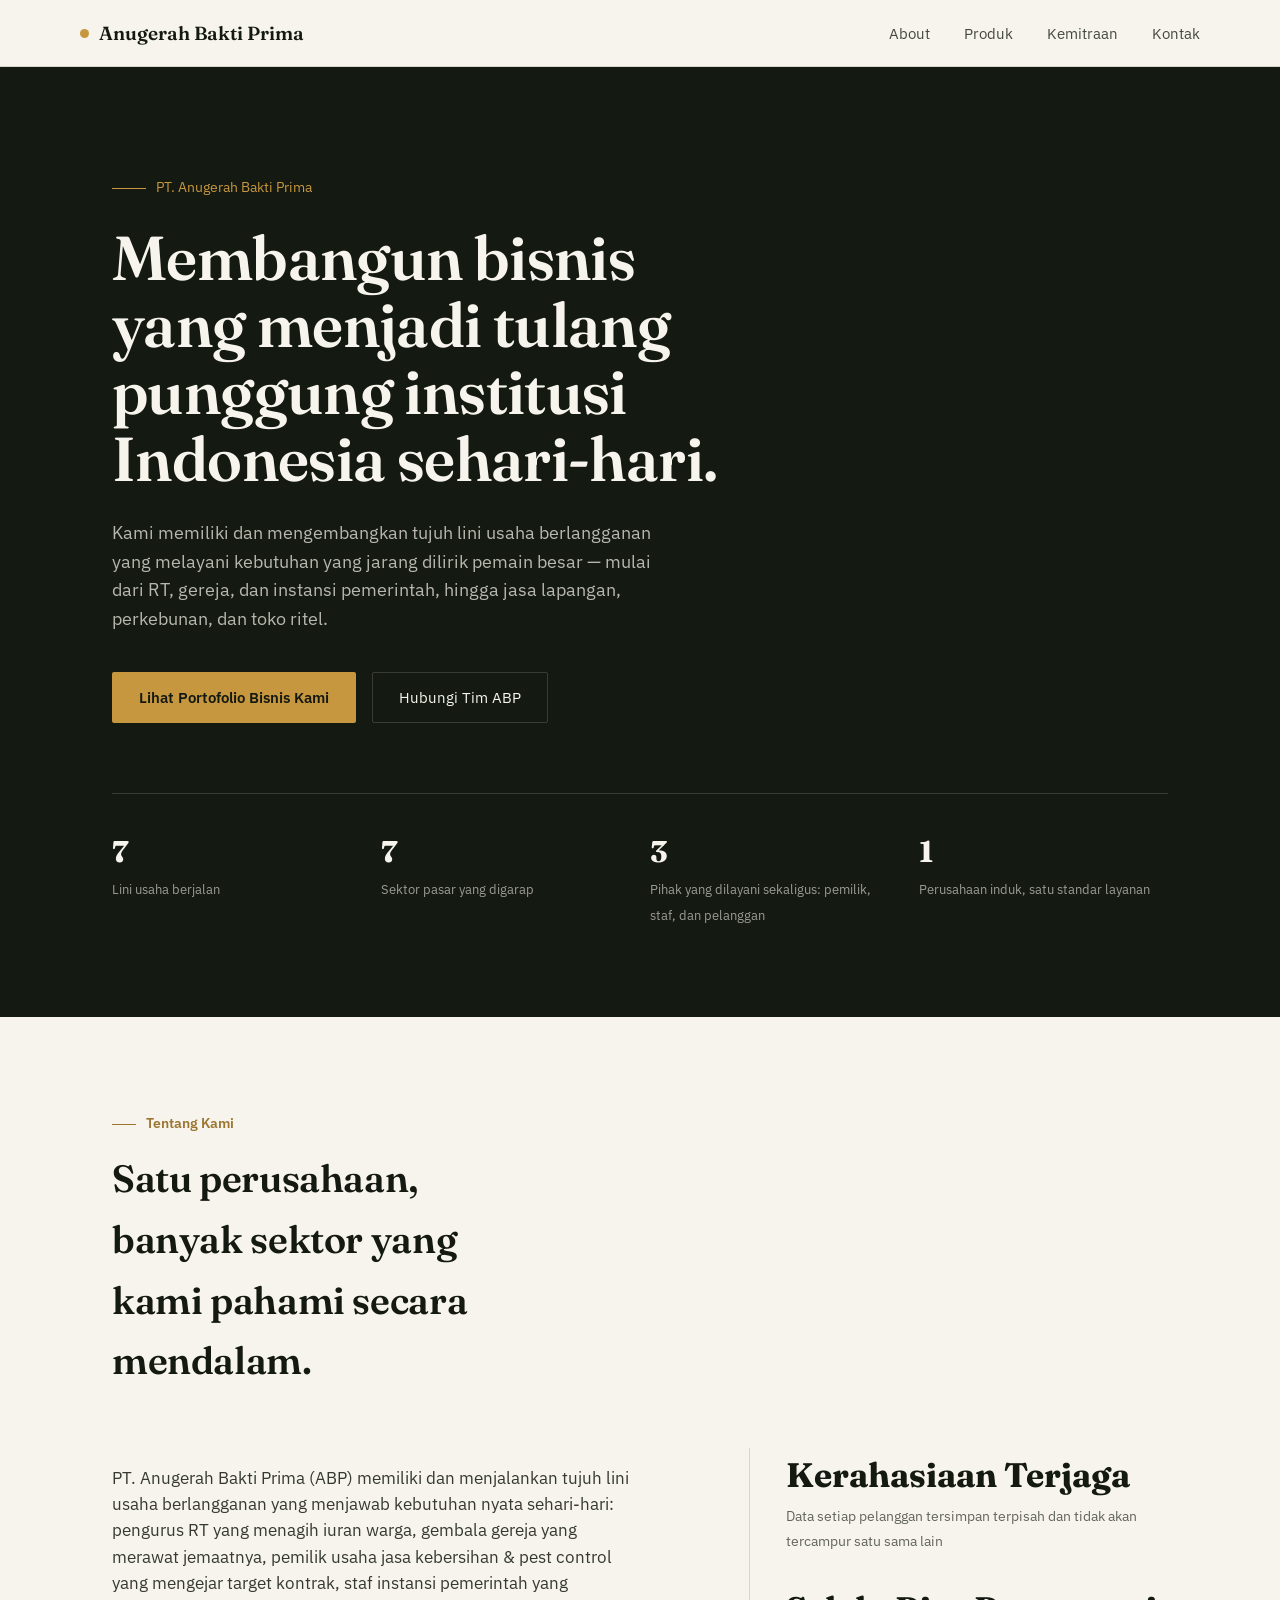
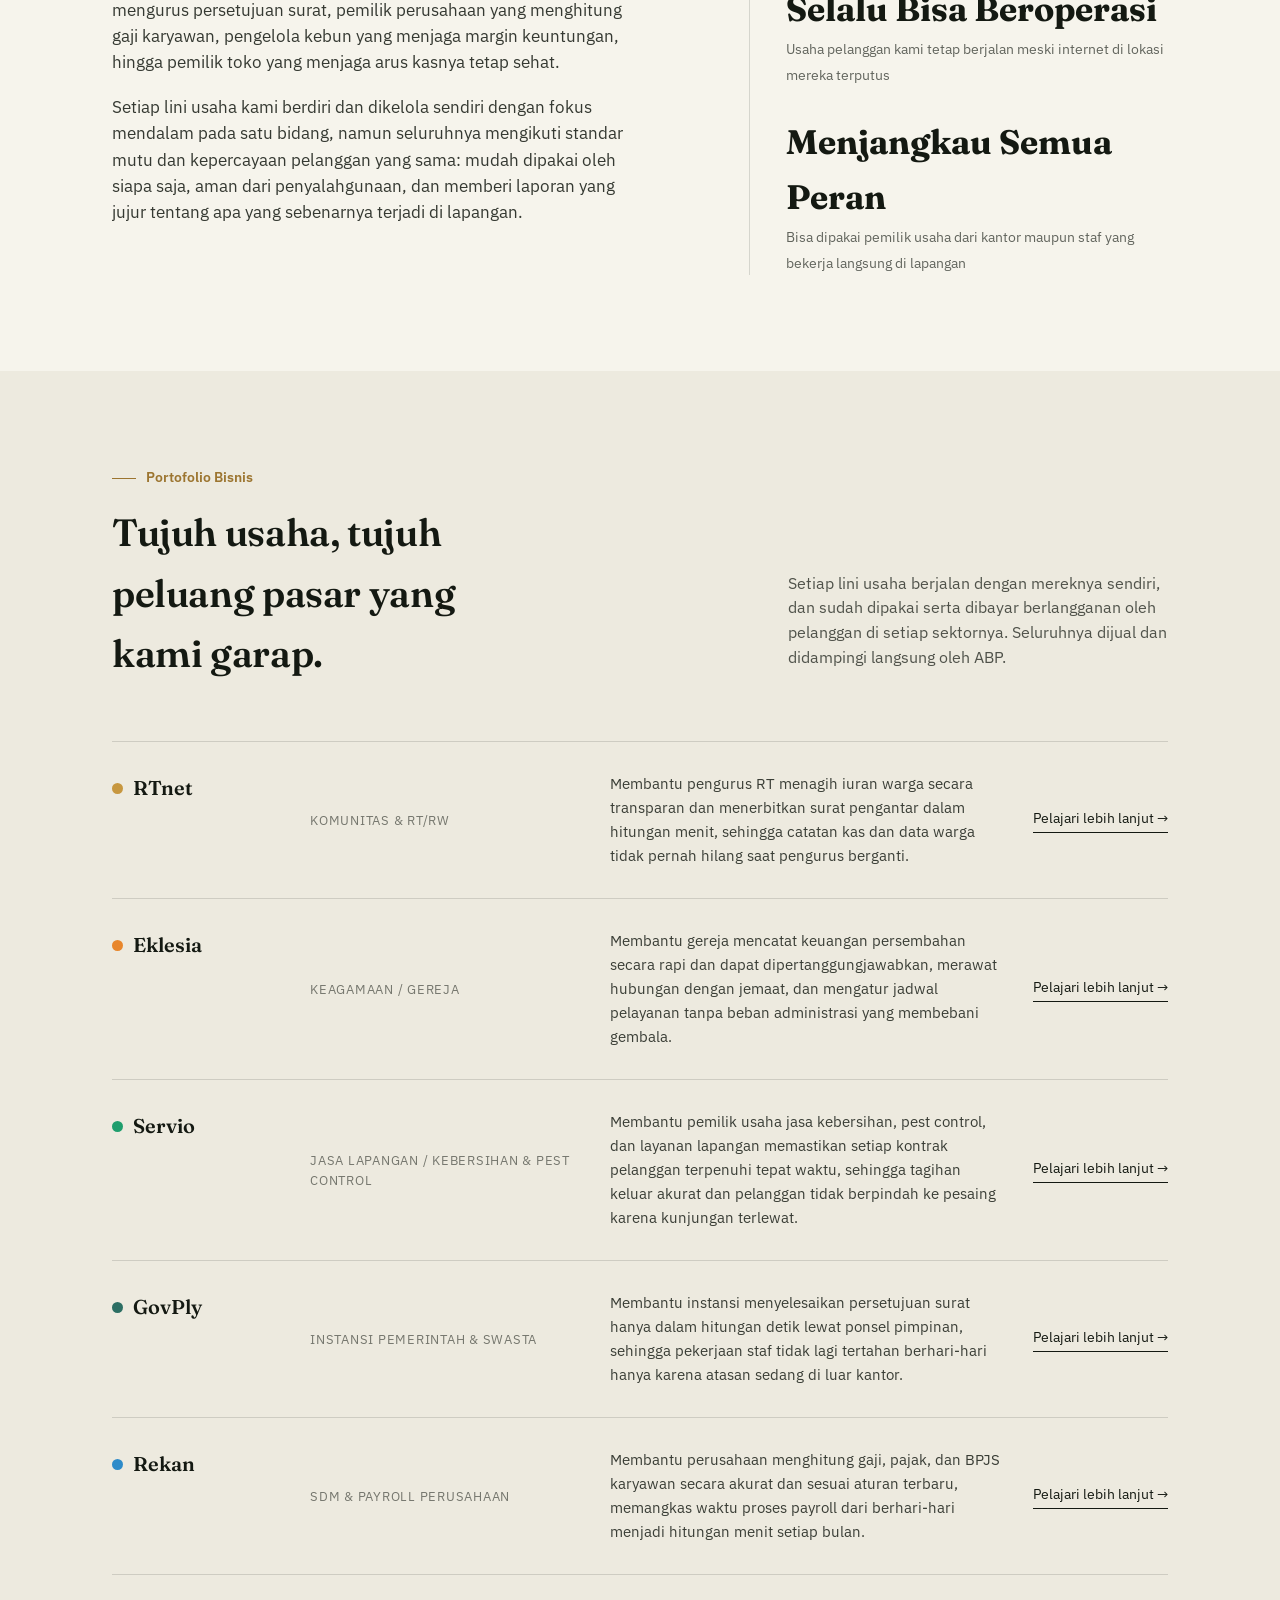
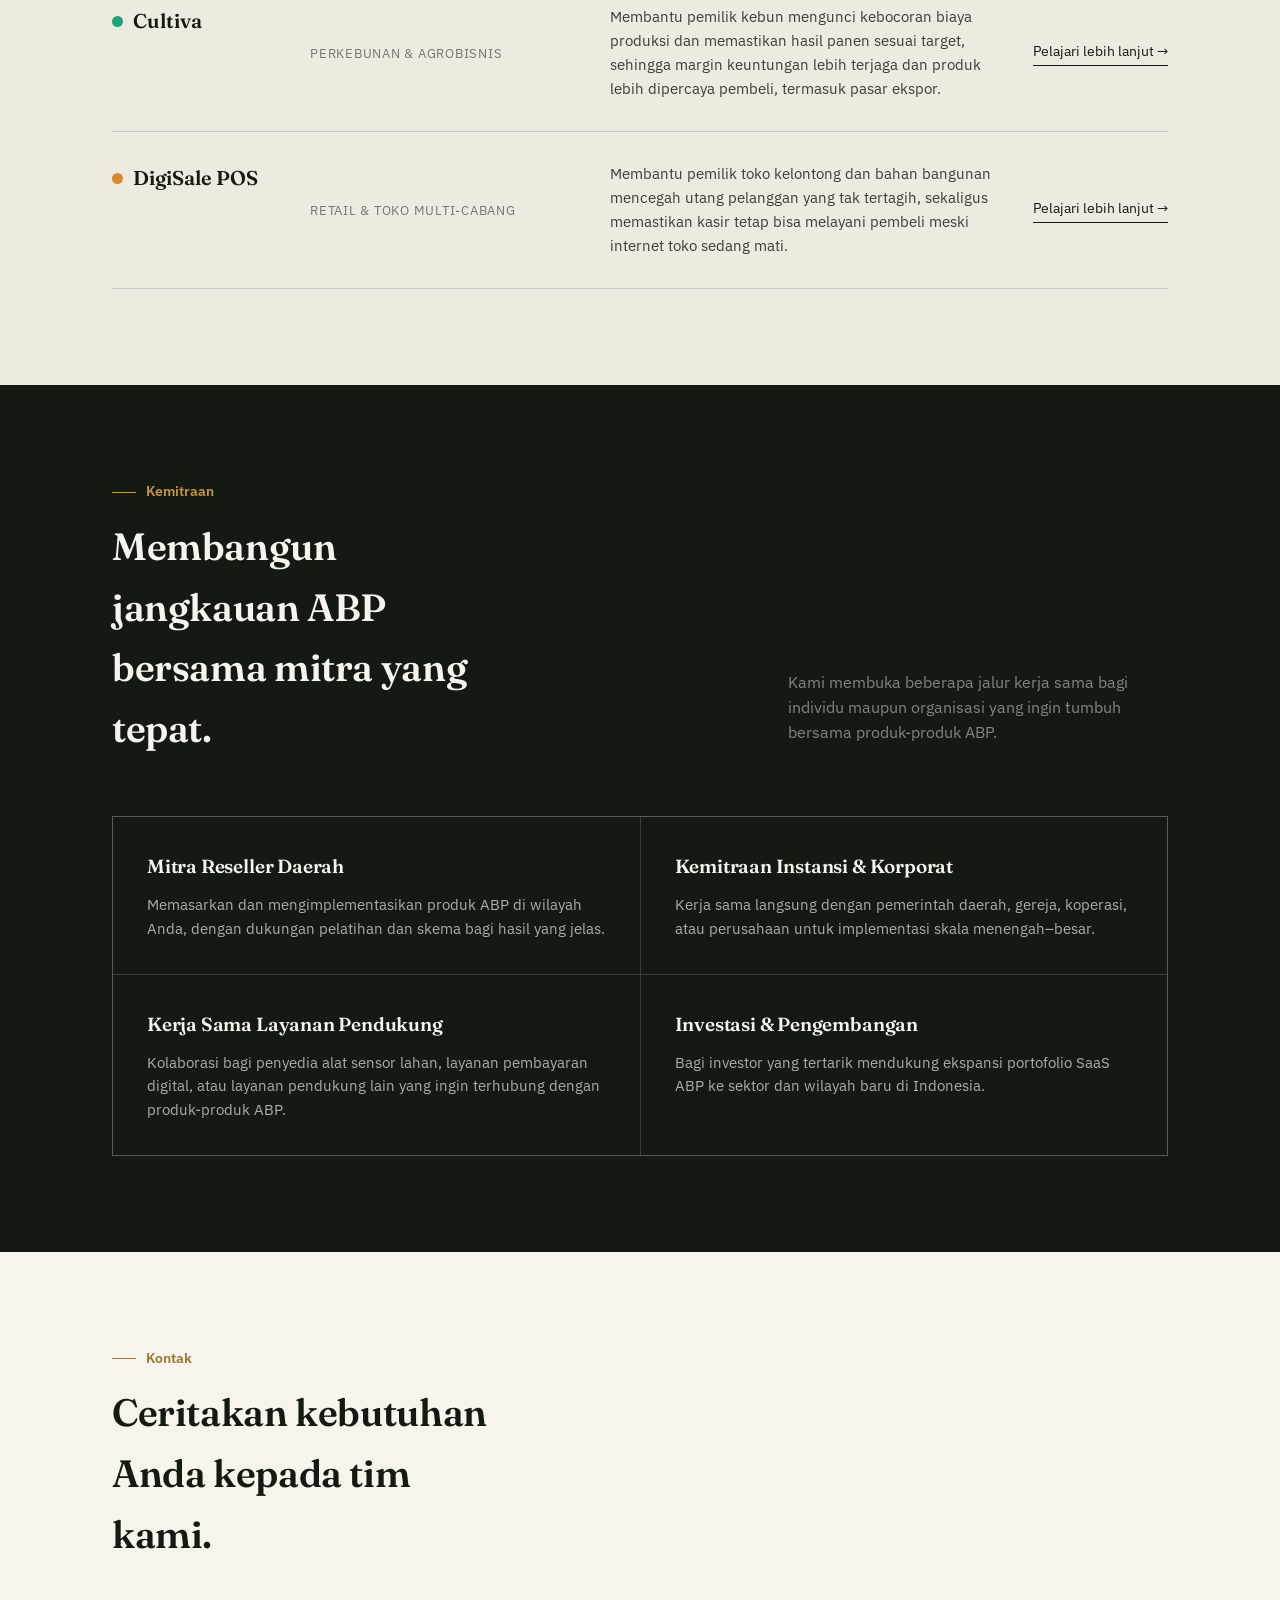
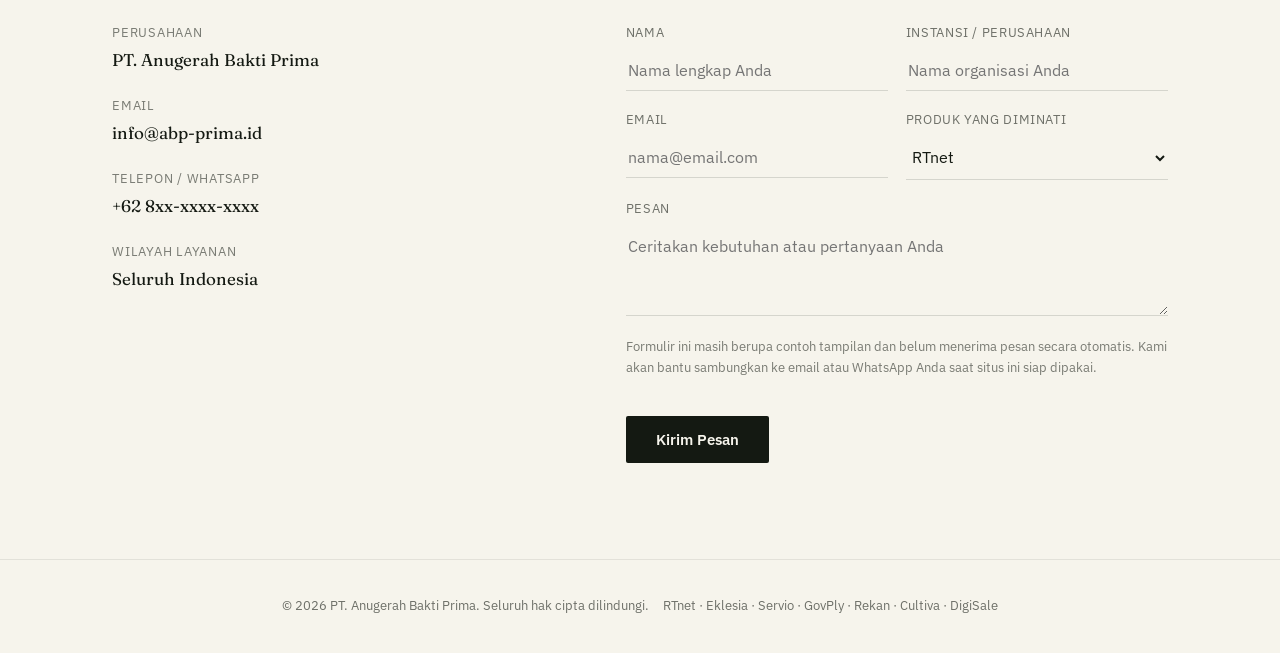
<file: abp-website.html>
<!DOCTYPE html>
<html lang="id">
<head>
<meta charset="UTF-8">
<meta name="viewport" content="width=device-width, initial-scale=1.0">
<title>PT. Anugerah Bakti Prima — Sistem Digital untuk Institusi Indonesia</title>
<link rel="preconnect" href="https://fonts.googleapis.com">
<link rel="preconnect" href="https://fonts.gstatic.com" crossorigin>
<link href="https://fonts.googleapis.com/css2?family=Fraunces:opsz,wght@9..144,400;9..144,500;9..144,600;9..144,700&family=IBM+Plex+Sans:wght@400;500;600&display=swap" rel="stylesheet">
<style>
  :root{
    --ink:#141912;
    --ink-soft:#232b22;
    --paper:#F6F4EC;
    --paper-dim:#EDEADF;
    --brass:#C7973F;
    --brass-dim:#9C7530;
    --line: rgba(20,25,18,0.14);
    --line-dark: rgba(246,244,236,0.16);
  }
  *{box-sizing:border-box;}
  html{scroll-behavior:smooth;}
  body{
    margin:0;
    background:var(--paper);
    color:var(--ink);
    font-family:'IBM Plex Sans', sans-serif;
    font-size:16px;
    line-height:1.6;
    -webkit-font-smoothing:antialiased;
  }
  h1,h2,h3,.display{
    font-family:'Fraunces', serif;
    font-weight:600;
    letter-spacing:-0.01em;
    margin:0;
  }
  a{color:inherit;}
  .wrap{
    max-width:1120px;
    margin:0 auto;
    padding:0 32px;
  }
  @media(max-width:640px){ .wrap{padding:0 20px;} }

  /* ---------- NAV ---------- */
  header{
    position:sticky; top:0; z-index:40;
    background:rgba(246,244,236,0.92);
    backdrop-filter:blur(6px);
    border-bottom:1px solid var(--line);
  }
  .nav{
    display:flex; align-items:center; justify-content:space-between;
    padding:18px 0;
  }
  .mark{
    display:flex; align-items:center; gap:10px;
    font-family:'Fraunces', serif; font-weight:600; font-size:19px;
  }
  .mark-dot{width:9px;height:9px;border-radius:50%;background:var(--brass);}
  nav.links{display:flex; gap:34px; font-size:14.5px;}
  nav.links a{text-decoration:none; opacity:0.78; transition:opacity .15s ease;}
  nav.links a:hover{opacity:1;}
  @media(max-width:640px){
    nav.links{gap:18px; font-size:13px;}
  }

  /* ---------- HERO ---------- */
  .hero{
    background:var(--ink);
    color:var(--paper);
    padding:110px 0 90px;
    position:relative;
    overflow:hidden;
  }
  .hero .wrap{position:relative; z-index:2;}
  .hero-eyebrow{
    font-size:13.5px; color:var(--brass);
    display:flex; align-items:center; gap:10px; margin-bottom:26px;
    opacity:0; animation: rise .7s .05s ease forwards;
  }
  .hero-eyebrow .rule{width:34px; height:1px; background:var(--brass);}
  .hero h1{
    font-size:clamp(34px, 5.4vw, 62px);
    line-height:1.08;
    max-width:15ch;
    opacity:0; animation: rise .8s .15s ease forwards;
  }
  .hero p.lede{
    max-width:52ch;
    font-size:18px;
    color:rgba(246,244,236,0.72);
    margin-top:26px;
    opacity:0; animation: rise .8s .3s ease forwards;
  }
  .hero-cta{
    display:flex; gap:16px; margin-top:38px; flex-wrap:wrap;
    opacity:0; animation: rise .8s .42s ease forwards;
  }
  .btn{
    display:inline-block;
    padding:13px 26px;
    font-size:14.5px;
    text-decoration:none;
    border-radius:2px;
    border:1px solid transparent;
    transition:background .18s ease, color .18s ease, border-color .18s ease;
  }
  .btn-primary{background:var(--brass); color:var(--ink); font-weight:600;}
  .btn-primary:hover{background:#dcae59;}
  .btn-ghost{border-color:var(--line-dark); color:var(--paper);}
  .btn-ghost:hover{border-color:var(--paper);}
  @keyframes rise{ from{opacity:0; transform:translateY(14px);} to{opacity:1; transform:translateY(0);} }

  .hero-stats{
    margin-top:70px;
    display:grid; grid-template-columns:repeat(4,1fr);
    border-top:1px solid var(--line-dark);
    padding-top:34px;
    gap:20px;
    opacity:0; animation: rise .8s .55s ease forwards;
  }
  .hero-stats .stat b{
    font-family:'Fraunces', serif; font-size:30px; display:block; color:var(--paper);
  }
  .hero-stats .stat span{font-size:13px; color:rgba(246,244,236,0.6);}
  @media(max-width:760px){
    .hero-stats{grid-template-columns:repeat(2,1fr); row-gap:28px;}
  }

  /* ---------- SECTION SHARED ---------- */
  section{padding:96px 0;}
  .sec-head{
    display:flex; justify-content:space-between; align-items:flex-end;
    gap:40px; margin-bottom:56px; flex-wrap:wrap;
  }
  .sec-label{
    font-size:13.5px; color:var(--brass-dim); font-weight:600;
    display:flex; align-items:center; gap:10px;
  }
  .sec-label .rule{width:24px; height:1px; background:var(--brass-dim);}
  .sec-head h2{font-size:clamp(26px,3.4vw,38px); max-width:16ch; margin-top:14px;}
  .sec-head .sub{max-width:38ch; font-size:15.5px; opacity:0.72;}

  /* ---------- ABOUT ---------- */
  .about-grid{
    display:grid; grid-template-columns:1.15fr 0.85fr; gap:70px;
  }
  .about-grid p{font-size:16.5px; opacity:0.85; max-width:52ch;}
  .about-grid p + p{margin-top:18px;}
  .about-numbers{
    border-left:1px solid var(--line);
    padding-left:36px;
    display:flex; flex-direction:column; gap:28px;
  }
  .about-numbers .n b{font-family:'Fraunces', serif; font-size:34px; display:block;}
  .about-numbers .n span{font-size:13.5px; opacity:0.65;}
  @media(max-width:820px){
    .about-grid{grid-template-columns:1fr; gap:44px;}
    .about-numbers{border-left:none; border-top:1px solid var(--line); padding-left:0; padding-top:30px; flex-direction:row; flex-wrap:wrap;}
    .about-numbers .n{flex:1 1 40%;}
  }

  /* ---------- PRODUCTS REGISTRY ---------- */
  .registry{border-top:1px solid var(--line);}
  .product-row{
    display:grid;
    grid-template-columns:170px 1.1fr 1.6fr auto;
    gap:28px;
    align-items:start;
    padding:30px 0;
    border-bottom:1px solid var(--line);
    transition:padding-left .25s ease;
  }
  .product-row:hover{padding-left:10px;}
  .product-id{display:flex; align-items:center; gap:10px;}
  .swatch{width:11px; height:11px; border-radius:50%; flex-shrink:0;}
  .product-id .name{font-family:'Fraunces', serif; font-size:20px; font-weight:600;}
  .sector{
    font-size:12.5px; text-transform:uppercase; letter-spacing:0.06em;
    opacity:0.55; align-self:center;
  }
  .desc{font-size:15px; opacity:0.82; max-width:52ch;}
  .visit{
    font-size:13.5px; text-decoration:none; white-space:nowrap; align-self:center;
    border-bottom:1px solid var(--ink); padding-bottom:2px;
  }
  @media(max-width:900px){
    .product-row{grid-template-columns:1fr; gap:10px;}
    .visit{justify-self:start;}
  }

  /* ---------- PARTNERSHIP ---------- */
  .partners{
    background:var(--ink); color:var(--paper);
  }
  .partners .sec-label{color:var(--brass);}
  .partners .sec-label .rule{background:var(--brass);}
  .partners .sub{color:rgba(246,244,236,0.68);}
  .partner-list{
    display:grid; grid-template-columns:repeat(2,1fr); gap:1px;
    background:var(--line-dark);
    border:1px solid var(--line-dark);
  }
  .partner-item{
    background:var(--ink); padding:34px;
  }
  .partner-item h3{font-size:19px; margin-bottom:12px;}
  .partner-item p{font-size:14.5px; color:rgba(246,244,236,0.68); margin:0;}
  @media(max-width:760px){ .partner-list{grid-template-columns:1fr;} }

  /* ---------- CONTACT ---------- */
  .contact-grid{
    display:grid; grid-template-columns:0.9fr 1.1fr; gap:70px;
  }
  .contact-info dl{display:flex; flex-direction:column; gap:22px; margin:0;}
  .contact-info dt{font-size:12.5px; text-transform:uppercase; letter-spacing:0.06em; opacity:0.55;}
  .contact-info dd{margin:4px 0 0; font-size:17px; font-family:'Fraunces', serif;}
  form{display:flex; flex-direction:column; gap:18px;}
  .field label{display:block; font-size:12.5px; text-transform:uppercase; letter-spacing:0.05em; opacity:0.6; margin-bottom:8px;}
  .field input, .field select, .field textarea{
    width:100%; border:none; border-bottom:1px solid var(--line);
    background:transparent; padding:10px 2px; font-family:inherit; font-size:15.5px;
    color:var(--ink);
  }
  .field input:focus, .field select:focus, .field textarea:focus{
    outline:none; border-bottom-color:var(--brass-dim);
  }
  textarea{resize:vertical; min-height:90px;}
  .field-row{display:grid; grid-template-columns:1fr 1fr; gap:18px;}
  @media(max-width:760px){
    .contact-grid{grid-template-columns:1fr; gap:44px;}
    .field-row{grid-template-columns:1fr;}
  }
  .submit-btn{
    align-self:flex-start; margin-top:6px;
    background:var(--ink); color:var(--paper); border:none;
    padding:14px 30px; font-size:14.5px; font-family:inherit; font-weight:600;
    cursor:pointer; border-radius:2px; transition:background .18s ease;
  }
  .submit-btn:hover{background:var(--ink-soft);}
  .form-note{font-size:13px; opacity:0.55; margin-top:-4px;}

  footer{
    border-top:1px solid var(--line);
    padding:36px 0;
    display:flex; justify-content:space-between; align-items:center; flex-wrap:wrap; gap:14px;
    font-size:13px; opacity:0.6;
  }
</style>
</head>
<body>

<header>
  <div class="wrap nav">
    <div class="mark"><span class="mark-dot"></span> Anugerah Bakti Prima</div>
    <nav class="links">
      <a href="#about">About</a>
      <a href="#product">Produk</a>
      <a href="#partnership">Kemitraan</a>
      <a href="#contact">Kontak</a>
    </nav>
  </div>
</header>

<section class="hero">
  <div class="wrap">
    <div class="hero-eyebrow"><span class="rule"></span> PT. Anugerah Bakti Prima</div>
    <h1>Membangun bisnis yang menjadi tulang punggung institusi Indonesia sehari-hari.</h1>
    <p class="lede">Kami memiliki dan mengembangkan tujuh lini usaha berlangganan yang melayani kebutuhan yang jarang dilirik pemain besar — mulai dari RT, gereja, dan instansi pemerintah, hingga jasa lapangan, perkebunan, dan toko ritel.</p>
    <div class="hero-cta">
      <a href="#product" class="btn btn-primary">Lihat Portofolio Bisnis Kami</a>
      <a href="#contact" class="btn btn-ghost">Hubungi Tim ABP</a>
    </div>
    <div class="hero-stats">
      <div class="stat"><b>7</b><span>Lini usaha berjalan</span></div>
      <div class="stat"><b>7</b><span>Sektor pasar yang digarap</span></div>
      <div class="stat"><b>3</b><span>Pihak yang dilayani sekaligus: pemilik, staf, dan pelanggan</span></div>
      <div class="stat"><b>1</b><span>Perusahaan induk, satu standar layanan</span></div>
    </div>
  </div>
</section>

<section id="about">
  <div class="wrap">
    <div class="sec-head">
      <div>
        <div class="sec-label"><span class="rule"></span> Tentang Kami</div>
        <h2>Satu perusahaan, banyak sektor yang kami pahami secara mendalam.</h2>
      </div>
    </div>
    <div class="about-grid">
      <div>
        <p>PT. Anugerah Bakti Prima (ABP) memiliki dan menjalankan tujuh lini usaha berlangganan yang menjawab kebutuhan nyata sehari-hari: pengurus RT yang menagih iuran warga, gembala gereja yang merawat jemaatnya, pemilik usaha jasa kebersihan & pest control yang mengejar target kontrak, staf instansi pemerintah yang mengurus persetujuan surat, pemilik perusahaan yang menghitung gaji karyawan, pengelola kebun yang menjaga margin keuntungan, hingga pemilik toko yang menjaga arus kasnya tetap sehat.</p>
        <p>Setiap lini usaha kami berdiri dan dikelola sendiri dengan fokus mendalam pada satu bidang, namun seluruhnya mengikuti standar mutu dan kepercayaan pelanggan yang sama: mudah dipakai oleh siapa saja, aman dari penyalahgunaan, dan memberi laporan yang jujur tentang apa yang sebenarnya terjadi di lapangan.</p>
      </div>
      <div class="about-numbers">
        <div class="n"><b>Kerahasiaan Terjaga</b><span>Data setiap pelanggan tersimpan terpisah dan tidak akan tercampur satu sama lain</span></div>
        <div class="n"><b>Selalu Bisa Beroperasi</b><span>Usaha pelanggan kami tetap berjalan meski internet di lokasi mereka terputus</span></div>
        <div class="n"><b>Menjangkau Semua Peran</b><span>Bisa dipakai pemilik usaha dari kantor maupun staf yang bekerja langsung di lapangan</span></div>
      </div>
    </div>
  </div>
</section>

<section id="product" style="background:var(--paper-dim);">
  <div class="wrap">
    <div class="sec-head">
      <div>
        <div class="sec-label"><span class="rule"></span> Portofolio Bisnis</div>
        <h2>Tujuh usaha, tujuh peluang pasar yang kami garap.</h2>
      </div>
      <p class="sub">Setiap lini usaha berjalan dengan mereknya sendiri, dan sudah dipakai serta dibayar berlangganan oleh pelanggan di setiap sektornya. Seluruhnya dijual dan didampingi langsung oleh ABP.</p>
    </div>

    <div class="registry">
      <div class="product-row">
        <div class="product-id"><span class="swatch" style="background:#C7973F;"></span><span class="name">RTnet</span></div>
        <div class="sector">Komunitas &amp; RT/RW</div>
        <div class="desc">Membantu pengurus RT menagih iuran warga secara transparan dan menerbitkan surat pengantar dalam hitungan menit, sehingga catatan kas dan data warga tidak pernah hilang saat pengurus berganti.</div>
        <a href="#contact" class="visit">Pelajari lebih lanjut →</a>
      </div>

      <div class="product-row">
        <div class="product-id"><span class="swatch" style="background:#E8862B;"></span><span class="name">Eklesia</span></div>
        <div class="sector">Keagamaan / Gereja</div>
        <div class="desc">Membantu gereja mencatat keuangan persembahan secara rapi dan dapat dipertanggungjawabkan, merawat hubungan dengan jemaat, dan mengatur jadwal pelayanan tanpa beban administrasi yang membebani gembala.</div>
        <a href="#contact" class="visit">Pelajari lebih lanjut →</a>
      </div>

      <div class="product-row">
        <div class="product-id"><span class="swatch" style="background:#1F9E6D;"></span><span class="name">Servio</span></div>
        <div class="sector">Jasa Lapangan / Kebersihan &amp; Pest Control</div>
        <div class="desc">Membantu pemilik usaha jasa kebersihan, pest control, dan layanan lapangan memastikan setiap kontrak pelanggan terpenuhi tepat waktu, sehingga tagihan keluar akurat dan pelanggan tidak berpindah ke pesaing karena kunjungan terlewat.</div>
        <a href="#contact" class="visit">Pelajari lebih lanjut →</a>
      </div>

      <div class="product-row">
        <div class="product-id"><span class="swatch" style="background:#2C6E63;"></span><span class="name">GovPly</span></div>
        <div class="sector">Instansi Pemerintah &amp; Swasta</div>
        <div class="desc">Membantu instansi menyelesaikan persetujuan surat hanya dalam hitungan detik lewat ponsel pimpinan, sehingga pekerjaan staf tidak lagi tertahan berhari-hari hanya karena atasan sedang di luar kantor.</div>
        <a href="#contact" class="visit">Pelajari lebih lanjut →</a>
      </div>

      <div class="product-row">
        <div class="product-id"><span class="swatch" style="background:#2E8BC9;"></span><span class="name">Rekan</span></div>
        <div class="sector">SDM &amp; Payroll Perusahaan</div>
        <div class="desc">Membantu perusahaan menghitung gaji, pajak, dan BPJS karyawan secara akurat dan sesuai aturan terbaru, memangkas waktu proses payroll dari berhari-hari menjadi hitungan menit setiap bulan.</div>
        <a href="#contact" class="visit">Pelajari lebih lanjut →</a>
      </div>

      <div class="product-row">
        <div class="product-id"><span class="swatch" style="background:#1BA37A;"></span><span class="name">Cultiva</span></div>
        <div class="sector">Perkebunan &amp; Agrobisnis</div>
        <div class="desc">Membantu pemilik kebun mengunci kebocoran biaya produksi dan memastikan hasil panen sesuai target, sehingga margin keuntungan lebih terjaga dan produk lebih dipercaya pembeli, termasuk pasar ekspor.</div>
        <a href="#contact" class="visit">Pelajari lebih lanjut →</a>
      </div>

      <div class="product-row">
        <div class="product-id"><span class="swatch" style="background:#D98B2B;"></span><span class="name">DigiSale POS</span></div>
        <div class="sector">Retail &amp; Toko Multi-Cabang</div>
        <div class="desc">Membantu pemilik toko kelontong dan bahan bangunan mencegah utang pelanggan yang tak tertagih, sekaligus memastikan kasir tetap bisa melayani pembeli meski internet toko sedang mati.</div>
        <a href="#contact" class="visit">Pelajari lebih lanjut →</a>
      </div>
    </div>
  </div>
</section>

<section id="partnership" class="partners">
  <div class="wrap">
    <div class="sec-head">
      <div>
        <div class="sec-label"><span class="rule"></span> Kemitraan</div>
        <h2>Membangun jangkauan ABP bersama mitra yang tepat.</h2>
      </div>
      <p class="sub">Kami membuka beberapa jalur kerja sama bagi individu maupun organisasi yang ingin tumbuh bersama produk-produk ABP.</p>
    </div>
    <div class="partner-list">
      <div class="partner-item">
        <h3>Mitra Reseller Daerah</h3>
        <p>Memasarkan dan mengimplementasikan produk ABP di wilayah Anda, dengan dukungan pelatihan dan skema bagi hasil yang jelas.</p>
      </div>
      <div class="partner-item">
        <h3>Kemitraan Instansi &amp; Korporat</h3>
        <p>Kerja sama langsung dengan pemerintah daerah, gereja, koperasi, atau perusahaan untuk implementasi skala menengah–besar.</p>
      </div>
      <div class="partner-item">
        <h3>Kerja Sama Layanan Pendukung</h3>
        <p>Kolaborasi bagi penyedia alat sensor lahan, layanan pembayaran digital, atau layanan pendukung lain yang ingin terhubung dengan produk-produk ABP.</p>
      </div>
      <div class="partner-item">
        <h3>Investasi &amp; Pengembangan</h3>
        <p>Bagi investor yang tertarik mendukung ekspansi portofolio SaaS ABP ke sektor dan wilayah baru di Indonesia.</p>
      </div>
    </div>
  </div>
</section>

<section id="contact">
  <div class="wrap">
    <div class="sec-head">
      <div>
        <div class="sec-label"><span class="rule"></span> Kontak</div>
        <h2>Ceritakan kebutuhan Anda kepada tim kami.</h2>
      </div>
    </div>
    <div class="contact-grid">
      <div class="contact-info">
        <dl>
          <div>
            <dt>Perusahaan</dt>
            <dd>PT. Anugerah Bakti Prima</dd>
          </div>
          <div>
            <dt>Email</dt>
            <dd>info@abp-prima.id</dd>
          </div>
          <div>
            <dt>Telepon / WhatsApp</dt>
            <dd>+62 8xx-xxxx-xxxx</dd>
          </div>
          <div>
            <dt>Wilayah Layanan</dt>
            <dd>Seluruh Indonesia</dd>
          </div>
        </dl>
      </div>
      <form onsubmit="event.preventDefault(); const btn=this.querySelector('.submit-btn'); btn.textContent='Terkirim ✓'; btn.disabled=true;">
        <div class="field-row">
          <div class="field">
            <label for="nama">Nama</label>
            <input id="nama" type="text" required placeholder="Nama lengkap Anda">
          </div>
          <div class="field">
            <label for="instansi">Instansi / Perusahaan</label>
            <input id="instansi" type="text" placeholder="Nama organisasi Anda">
          </div>
        </div>
        <div class="field-row">
          <div class="field">
            <label for="email">Email</label>
            <input id="email" type="email" required placeholder="nama@email.com">
          </div>
          <div class="field">
            <label for="produk">Produk yang Diminati</label>
            <select id="produk">
              <option>RTnet</option>
              <option>Eklesia</option>
              <option>Servio</option>
              <option>GovPly</option>
              <option>Rekan</option>
              <option>Cultiva</option>
              <option>DigiSale POS</option>
              <option>Belum yakin / ingin diskusi umum</option>
            </select>
          </div>
        </div>
        <div class="field">
          <label for="pesan">Pesan</label>
          <textarea id="pesan" placeholder="Ceritakan kebutuhan atau pertanyaan Anda"></textarea>
        </div>
        <p class="form-note">Formulir ini masih berupa contoh tampilan dan belum menerima pesan secara otomatis. Kami akan bantu sambungkan ke email atau WhatsApp Anda saat situs ini siap dipakai.</p>
        <button type="submit" class="submit-btn">Kirim Pesan</button>
      </form>
    </div>
  </div>
</section>

<footer>
  <div class="wrap" style="display:flex; justify-content:space-between; align-items:center; flex-wrap:wrap; gap:14px;">
    <span>© 2026 PT. Anugerah Bakti Prima. Seluruh hak cipta dilindungi.</span>
    <span>RTnet · Eklesia · Servio · GovPly · Rekan · Cultiva · DigiSale</span>
  </div>
</footer>

</body>
</html>
</file>
